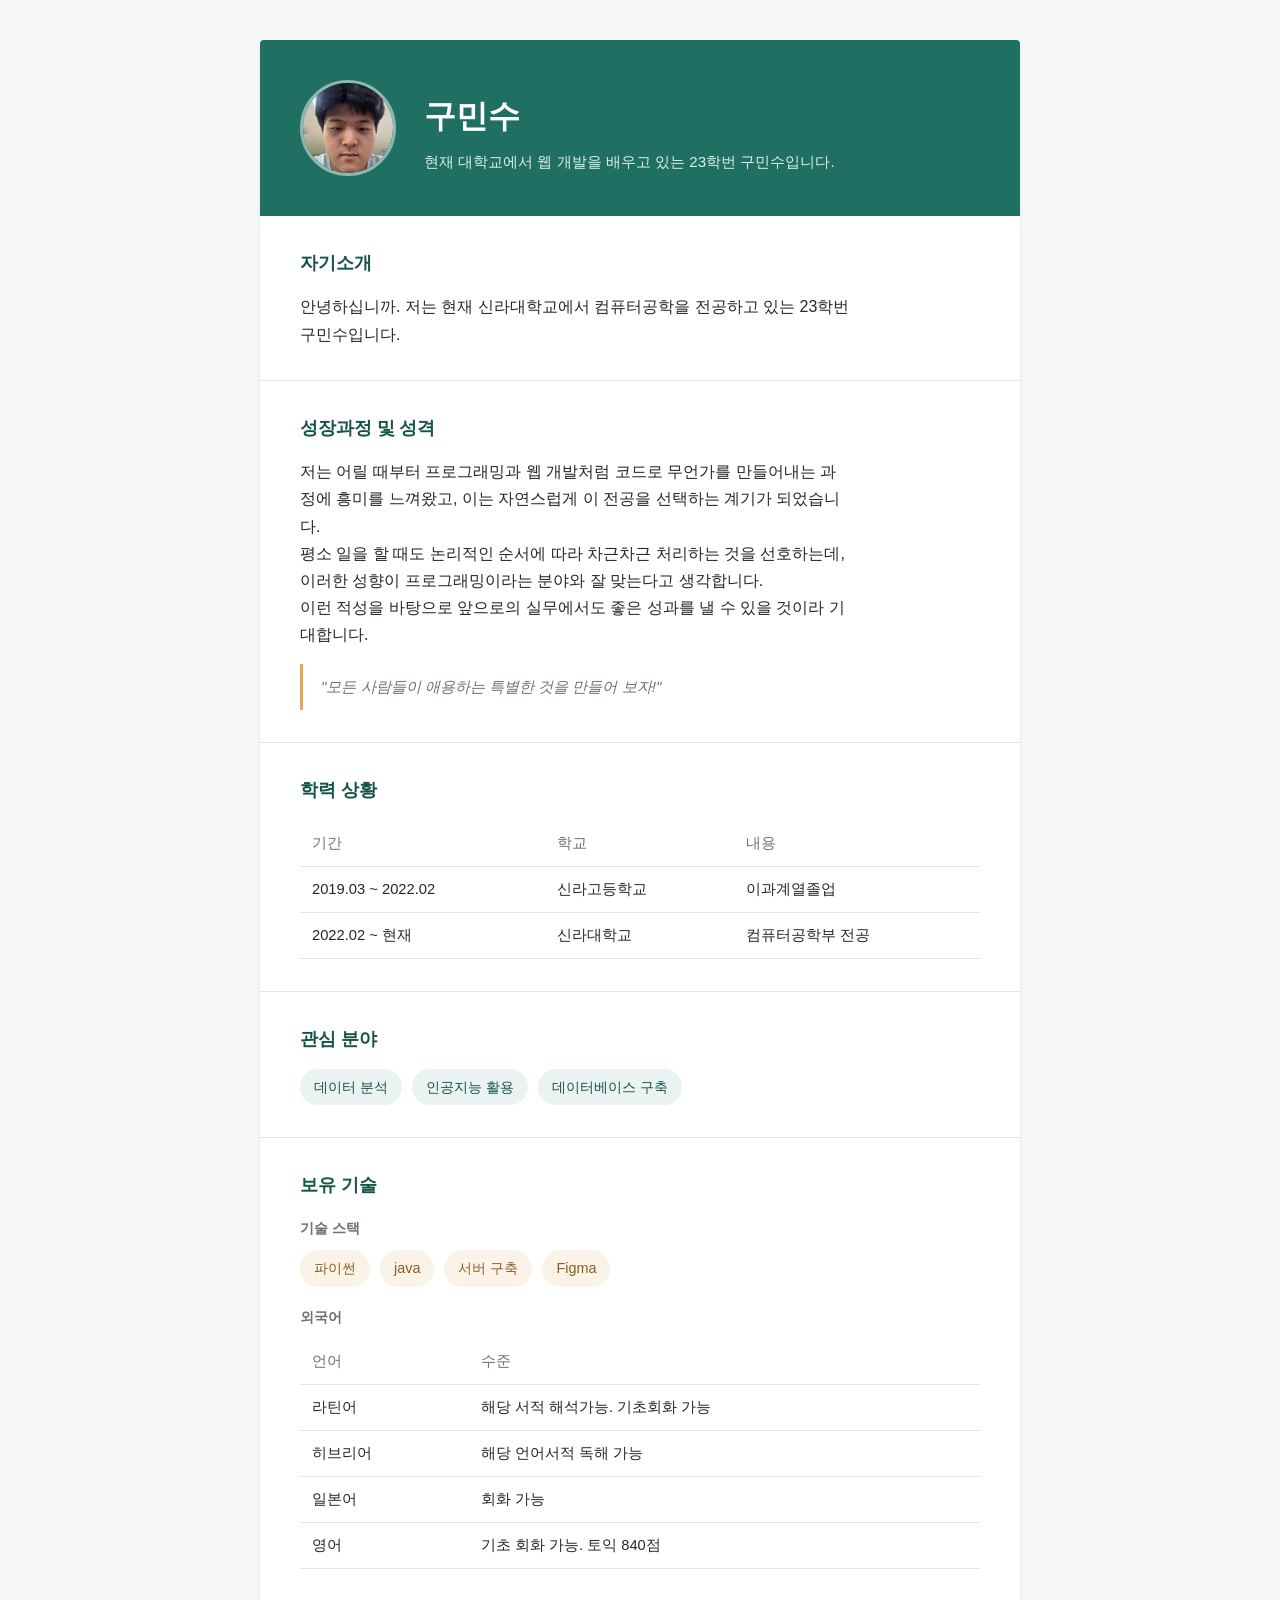
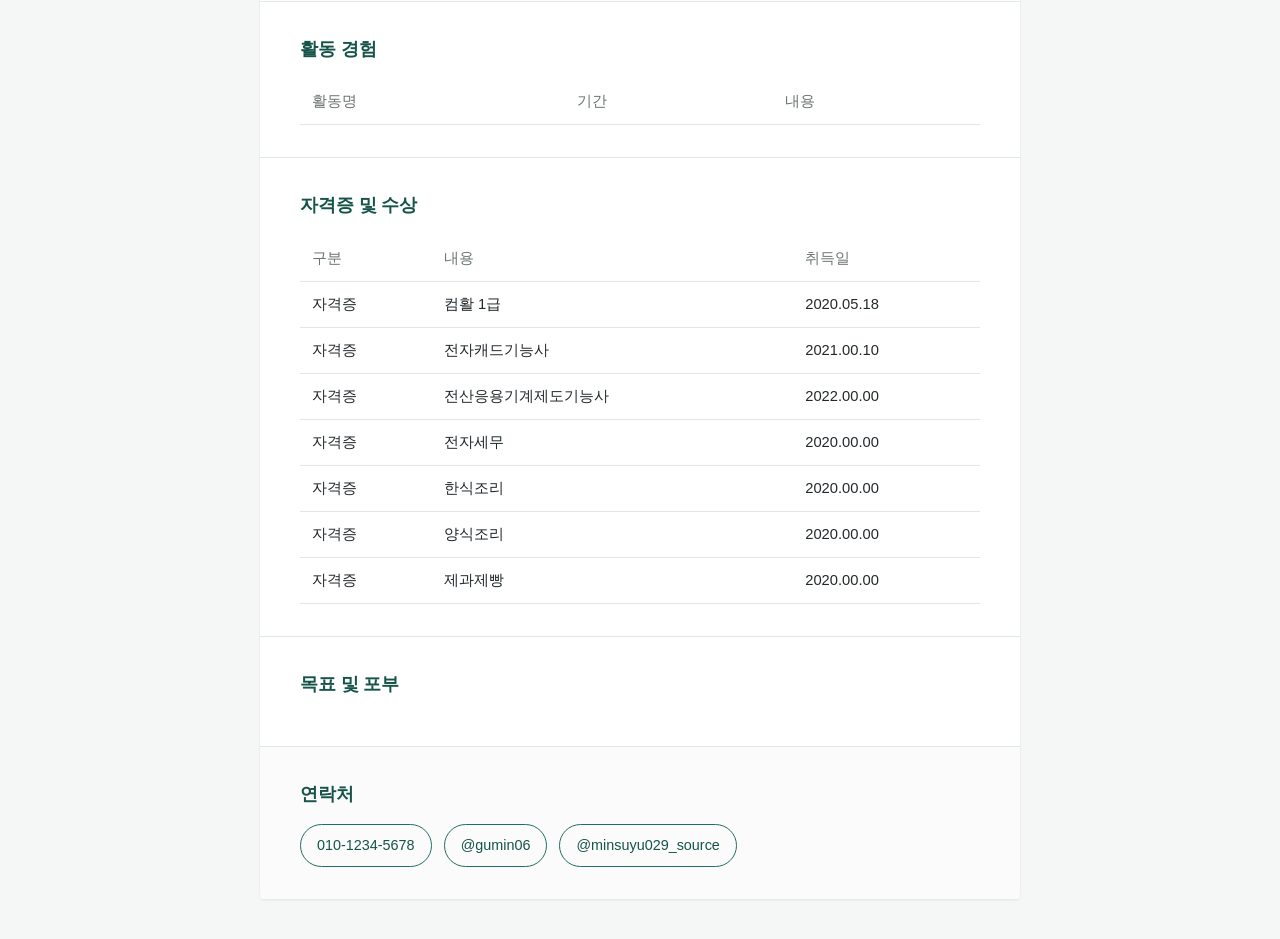
<file: index.html>
<!DOCTYPE html>
<html lang="ko">
    <head>
        <meta charset="UTF-8">
        <meta name="viewport" content="width=device-width, initial-scale=1.0">

        <title>
            구민수
        </title>

        <link href="css/style.css" rel="stylesheet">
        <!-- <link href="https://fonts.googleapis.com/css2?family=Nanum+Brush+Script&display=swap" rel="stylesheet"> -->
    </head>

    <body>
        <div class="page">
            <!-- header area -->
            <header class="profile-header">
                <div class="profile-photo">
                    <img src="img/KakaoTalk_20260908_144043477.jpg" alt="구민수 프로필 사진">
                </div>
                <div>
                    <h1>구민수</h1>
                    <p class="tagline">
                        현재 대학교에서 웹 개발을 배우고 있는 23학번 구민수입니다.
                    </p>
                </div>
            </header>

            <!-- 자기소개 -->
            <section class="intro">
                <h2>자기소개</h2>
                <p>
                    안녕하십니까. 저는 현재 신라대학교에서 컴퓨터공학을 전공하고 있는 23학번 구민수입니다.
                </p>
            </section>

            <!-- 성장과정 및 성격 -->
            <section class="personality">
                <h2>성장과정 및 성격</h2>
                <p>
                    저는 어릴 때부터 프로그래밍과 웹 개발처럼 코드로 무언가를 만들어내는 과정에 흥미를 느껴왔고,
                    이는 자연스럽게 이 전공을 선택하는 계기가 되었습니다.<br>
                    평소 일을 할 때도 논리적인 순서에 따라 차근차근 처리하는 것을 선호하는데,
                    이러한 성향이 프로그래밍이라는 분야와 잘 맞는다고 생각합니다.<br>
                    이런 적성을 바탕으로 앞으로의 실무에서도 좋은 성과를 낼 수 있을 것이라 기대합니다.
                </p>
                <blockquote class="motto">
                    "모든 사람들이 애용하는 특별한 것을 만들어 보자!"
                </blockquote>
            </section>

            <!-- 학력 상황 -->
            <section class="education">
                <h2>학력 상황</h2>
                <table>
                    <thead>
                        <tr>
                            <th>기간</th>
                            <th>학교</th>
                            <th>내용</th>
                        </tr>
                    </thead>

                    <tbody>
                        <tr>
                            <td data-label="기간">2019.03 ~ 2022.02</td>
                            <td data-label="학교">신라고등학교</td>
                            <td data-label="내용">이과계열졸업</td>
                        </tr>

                        <tr>
                            <td data-label="기간">2022.02 ~ 현재</td>
                            <td data-label="학교">신라대학교</td>
                            <td data-label="내용">컴퓨터공학부 전공</td>
                        </tr>
                    </tbody>
                </table>
            </section>

            <!-- 관심 분야 -->
            <section class="interests">
                <h2>관심 분야</h2>
                <ul>
                    <li>데이터 분석</li>
                    <li>인공지능 활용</li>
                    <li>데이터베이스 구축</li>
                </ul>
            </section>

            <!-- 보유 기술 -->
            <section class="skills">
                <h2>보유 기술</h2>
                <h3>기술 스택</h3>
                <ul>
                    <li>파이썬</li>
                    <li>java</li>
                    <li>서버 구축</li>
                    <li>Figma</li>
                </ul>

                <h3>외국어</h3>
                <table>
                    <thead>
                        <tr>
                            <th>언어</th>
                            <th>수준</th>
                        </tr>
                    </thead>

                    <tbody>
                        <tr>
                            <td data-label="언어">라틴어</td>
                            <td data-label="수준">해당 서적 해석가능. 기초회화 가능</td>
                        </tr>

                        <tr>
                            <td data-label="언어">히브리어</td>
                            <td data-label="수준">해당 언어서적 독해 가능</td>
                        </tr>

                        <tr>
                            <td data-label="언어">일본어</td>
                            <td data-label="수준">회화 가능</td>
                        </tr>

                        <tr>
                            <td data-label="언어">영어</td>
                            <td data-label="수준">기초 회화 가능. 토익 840점</td>
                        </tr>
                    </tbody>
                </table>
            </section>

            <!-- 활동 경험 -->
            <section class="activities">
                <h2>활동 경험</h2>
                <table>
                    <thead>
                        <tr>
                            <th>활동명</th>
                            <th>기간</th>
                            <th>내용</th>
                        </tr>
                    </thead>

                    <tbody>

                    </tbody>
                </table>
            </section>

            <!-- 자격증 및 수상 -->
            <section class="awards">
                <h2>자격증 및 수상</h2>
                <table>
                    <thead>
                        <tr>
                            <th>구분</th>
                            <th>내용</th>
                            <th>취득일</th>
                        </tr>
                    </thead>

                    <tbody>
                        <tr>
                            <td data-label="구분">자격증</td>
                            <td data-label="내용">컴활 1급</td>
                            <td data-label="취득일">2020.05.18</td>
                        </tr>
                        <tr>
                            <td data-label="구분">자격증</td>
                            <td data-label="내용">전자캐드기능사</td>
                            <td data-label="취득일">2021.00.10</td>
                        </tr>
                        <tr>
                            <td data-label="구분">자격증</td>
                            <td data-label="내용">전산응용기계제도기능사</td>
                            <td data-label="취득일">2022.00.00</td>
                        </tr>
                        <tr>
                            <td data-label="구분">자격증</td>
                            <td data-label="내용">전자세무</td>
                            <td data-label="취득일">2020.00.00</td>
                        </tr>
                        <tr>
                            <td data-label="구분">자격증</td>
                            <td data-label="내용">한식조리</td>
                            <td data-label="취득일">2020.00.00</td>
                        </tr>
                        <tr>
                            <td data-label="구분">자격증</td>
                            <td data-label="내용">양식조리</td>
                            <td data-label="취득일">2020.00.00</td>
                        </tr>
                        <tr>
                            <td data-label="구분">자격증</td>
                            <td data-label="내용">제과제빵</td>
                            <td data-label="취득일">2020.00.00</td>
                        </tr>
                    </tbody>
                </table>
            </section>

            <!-- 목표 및 포부 -->
            <section class="goal">
                <h2>목표 및 포부</h2>
                <p>

                </p>
            </section>

            <!-- 연락처 -->
            <footer class="contact">
                <h2>연락처</h2>
                <ul>
                    <li>
                        <a href="tel:010-1234-5678">010-1234-5678</a>
                    </li>
                    <li>
                        <a href="https://www.instagram.com/gumin06" target="_blank">@gumin06</a>
                    </li>
                    <li>
                        <a href="https://www.github.com/minsuyu029_source" target="_blank">@minsuyu029_source</a>
                    </li>
                </ul>
            </footer>
        </div>
    </body>
</html>
</file>
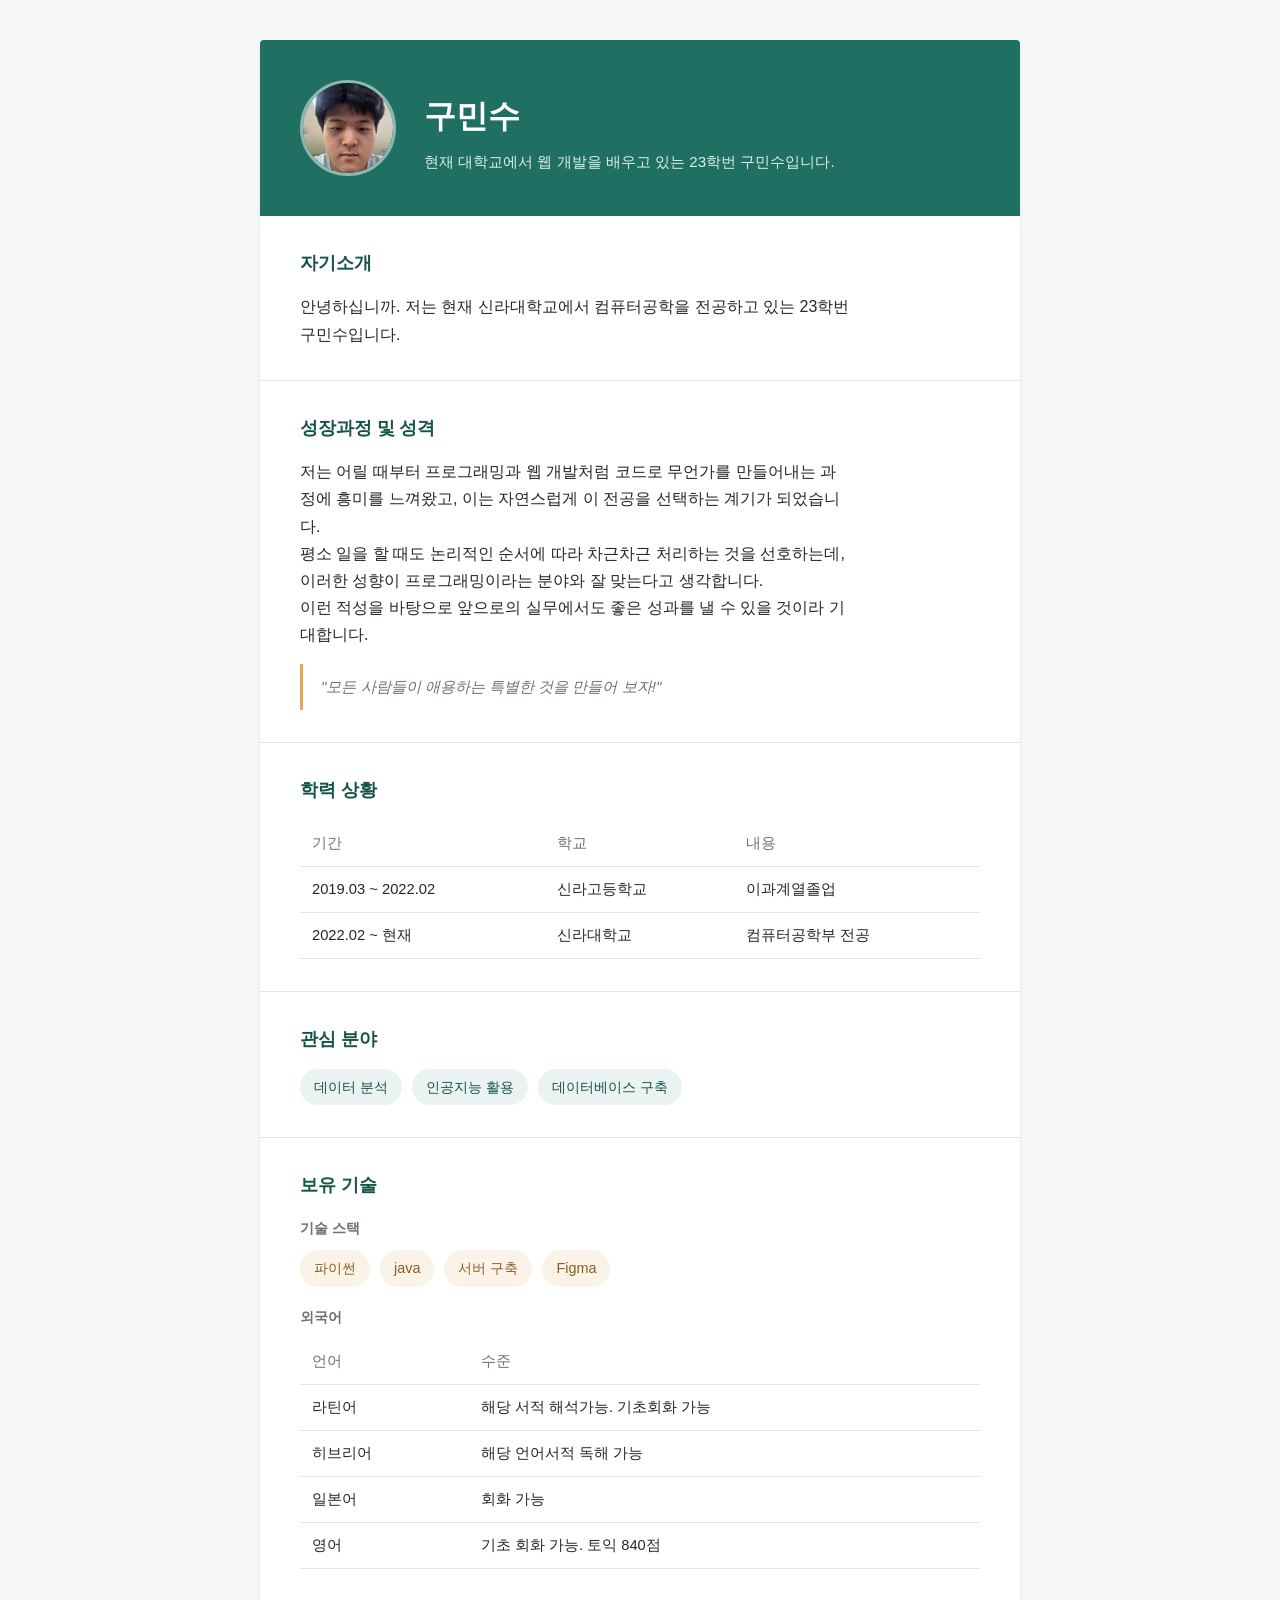
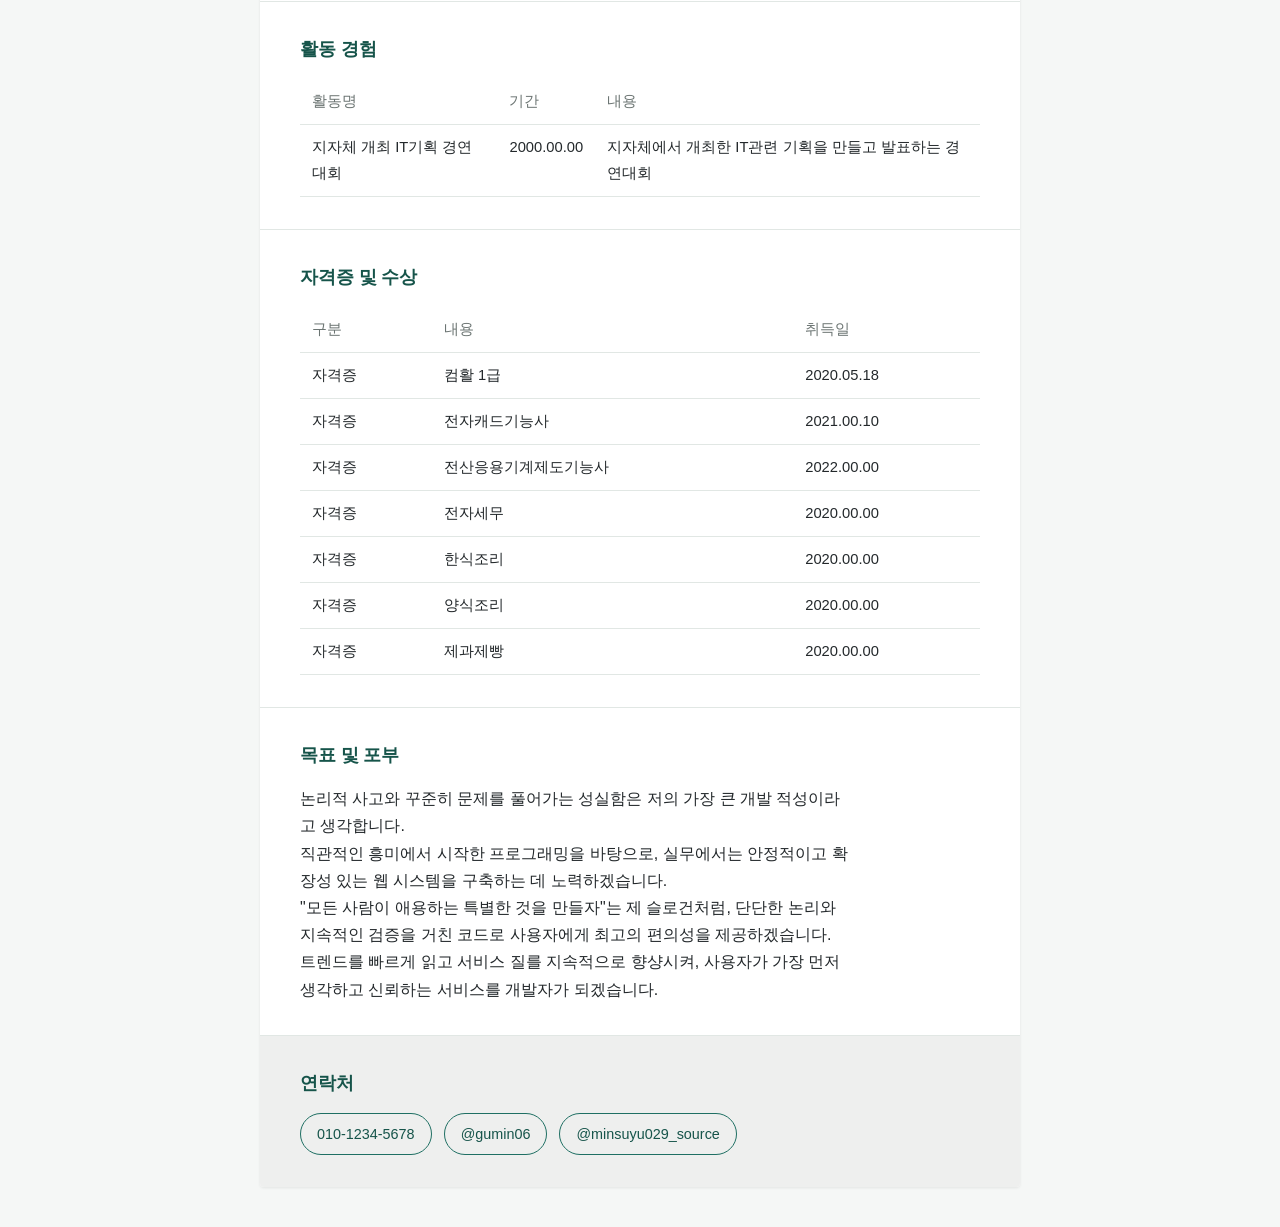
<file: Web/index.html>
<!DOCTYPE html>
<html lang="ko">
    <head>
        <meta charset="UTF-8">
        <meta name="viewport" content="width=device-width, initial-scale=1.0">

        <title>
            구민수
        </title>

        <link href="css/style.css" rel="stylesheet">
        <!-- <link href="css/style1.css" rel="stylesheet"> -->
        <!-- <link href="https://fonts.googleapis.com/css2?family=Nanum+Brush+Script&display=swap" rel="stylesheet"> -->
    </head>

    <body>
        <div class="page">
            <!-- header area -->
            <header class="profile-header">
                <div class="profile-photo">
                    <img src="img/KakaoTalk_20260908_144043477.jpg" alt="구민수 프로필 사진">
                </div>
                <div>
                    <h1>구민수</h1>
                    <p class="tagline">
                        현재 대학교에서 웹 개발을 배우고 있는 23학번 구민수입니다.
                    </p>
                </div>
            </header>

            <!-- 자기소개 -->
            <section class="intro">
                <h2>자기소개</h2>
                <p>
                    안녕하십니까. 저는 현재 신라대학교에서 컴퓨터공학을 전공하고 있는 23학번 구민수입니다.
                </p>
            </section>

            <!-- 성장과정 및 성격 -->
            <section class="personality">
                <h2>성장과정 및 성격</h2>
                <p>
                    저는 어릴 때부터 프로그래밍과 웹 개발처럼 코드로 무언가를 만들어내는 과정에 흥미를 느껴왔고,
                    이는 자연스럽게 이 전공을 선택하는 계기가 되었습니다.<br>
                    평소 일을 할 때도 논리적인 순서에 따라 차근차근 처리하는 것을 선호하는데,
                    이러한 성향이 프로그래밍이라는 분야와 잘 맞는다고 생각합니다.<br>
                    이런 적성을 바탕으로 앞으로의 실무에서도 좋은 성과를 낼 수 있을 것이라 기대합니다.
                </p>
                <blockquote class="motto">
                    "모든 사람들이 애용하는 특별한 것을 만들어 보자!"
                </blockquote>
            </section>

            <!-- 학력 상황 -->
            <section class="education">
                <h2>학력 상황</h2>
                <table>
                    <thead>
                        <tr>
                            <th>기간</th>
                            <th>학교</th>
                            <th>내용</th>
                        </tr>
                    </thead>

                    <tbody>
                        <tr>
                            <td data-label="기간">2019.03 ~ 2022.02</td>
                            <td data-label="학교">신라고등학교</td>
                            <td data-label="내용">이과계열졸업</td>
                        </tr>

                        <tr>
                            <td data-label="기간">2022.02 ~ 현재</td>
                            <td data-label="학교">신라대학교</td>
                            <td data-label="내용">컴퓨터공학부 전공</td>
                        </tr>
                    </tbody>
                </table>
            </section>

            <!-- 관심 분야 -->
            <section class="interests">
                <h2>관심 분야</h2>
                <ul>
                    <li>데이터 분석</li>
                    <li>인공지능 활용</li>
                    <li>데이터베이스 구축</li>
                </ul>
            </section>

            <!-- 보유 기술 -->
            <section class="skills">
                <h2>보유 기술</h2>
                <h3>기술 스택</h3>
                <ul>
                    <li>파이썬</li>
                    <li>java</li>
                    <li>서버 구축</li>
                    <li>Figma</li>
                </ul>

                <h3>외국어</h3>
                <table>
                    <thead>
                        <tr>
                            <th>언어</th>
                            <th>수준</th>
                        </tr>
                    </thead>

                    <tbody>
                        <tr>
                            <td data-label="언어">라틴어</td>
                            <td data-label="수준">해당 서적 해석가능. 기초회화 가능</td>
                        </tr>

                        <tr>
                            <td data-label="언어">히브리어</td>
                            <td data-label="수준">해당 언어서적 독해 가능</td>
                        </tr>

                        <tr>
                            <td data-label="언어">일본어</td>
                            <td data-label="수준">회화 가능</td>
                        </tr>

                        <tr>
                            <td data-label="언어">영어</td>
                            <td data-label="수준">기초 회화 가능. 토익 840점</td>
                        </tr>
                    </tbody>
                </table>
            </section>

            <!-- 활동 경험 -->
            <section class="activities">
                <h2>활동 경험</h2>
                <table>
                    <thead>
                        <tr>
                            <th>활동명</th>
                            <th>기간</th>
                            <th>내용</th>
                        </tr>
                    </thead>

                    <tbody>
                        <tr>
                            <td data-label="활동명">지자체 개최 IT기획 경연대회</td>
                            <td data-label="기간">2000.00.00</td>
                            <td data-label="내용">지자체에서 개최한 IT관련 기획을 만들고 발표하는 경연대회</td>
                        </tr>
                    </tbody>
                </table>
            </section>

            <!-- 자격증 및 수상 -->
            <section class="awards">
                <h2>자격증 및 수상</h2>
                <table>
                    <thead>
                        <tr>
                            <th>구분</th>
                            <th>내용</th>
                            <th>취득일</th>
                        </tr>
                    </thead>

                    <tbody>
                        <tr>
                            <td data-label="구분">자격증</td>
                            <td data-label="내용">컴활 1급</td>
                            <td data-label="취득일">2020.05.18</td>
                        </tr>
                        <tr>
                            <td data-label="구분">자격증</td>
                            <td data-label="내용">전자캐드기능사</td>
                            <td data-label="취득일">2021.00.10</td>
                        </tr>
                        <tr>
                            <td data-label="구분">자격증</td>
                            <td data-label="내용">전산응용기계제도기능사</td>
                            <td data-label="취득일">2022.00.00</td>
                        </tr>
                        <tr>
                            <td data-label="구분">자격증</td>
                            <td data-label="내용">전자세무</td>
                            <td data-label="취득일">2020.00.00</td>
                        </tr>
                        <tr>
                            <td data-label="구분">자격증</td>
                            <td data-label="내용">한식조리</td>
                            <td data-label="취득일">2020.00.00</td>
                        </tr>
                        <tr>
                            <td data-label="구분">자격증</td>
                            <td data-label="내용">양식조리</td>
                            <td data-label="취득일">2020.00.00</td>
                        </tr>
                        <tr>
                            <td data-label="구분">자격증</td>
                            <td data-label="내용">제과제빵</td>
                            <td data-label="취득일">2020.00.00</td>
                        </tr>
                    </tbody>
                </table>
            </section>

            <!-- 목표 및 포부 -->
            <section class="goal">
                <h2>목표 및 포부</h2>
                <p>
                    논리적 사고와 꾸준히 문제를 풀어가는 성실함은 저의 가장 큰 개발 적성이라고 생각합니다.<br>
                    직관적인 흥미에서 시작한 프로그래밍을 바탕으로, 실무에서는 안정적이고 확장성 있는 웹 시스템을 구축하는 데 노력하겠습니다. <br>
                    "모든 사람이 애용하는 특별한 것을 만들자"는 제 슬로건처럼, 단단한 논리와 지속적인 검증을 거친 코드로 사용자에게 최고의 편의성을 제공하겠습니다.<br>
                    트렌드를 빠르게 읽고 서비스 질를 지속적으로 향샹시켜, 사용자가 가장 먼저 생각하고 신뢰하는 서비스를 개발자가 되겠습니다.
                </p>
            </section>

            <!-- 연락처 -->
            <footer class="contact">
                <h2>연락처</h2>
                <ul>
                    <li>
                        <a href="tel:010-1234-5678">010-1234-5678</a>
                    </li>
                    <li>
                        <a href="https://www.instagram.com/gumin06" target="_blank">@gumin06</a>
                    </li>
                    <li>
                        <a href="https://www.github.com/minsuyu029_source" target="_blank">@minsuyu029_source</a>
                    </li>
                </ul>
            </footer>
        </div>
    </body>
</html>
</file>
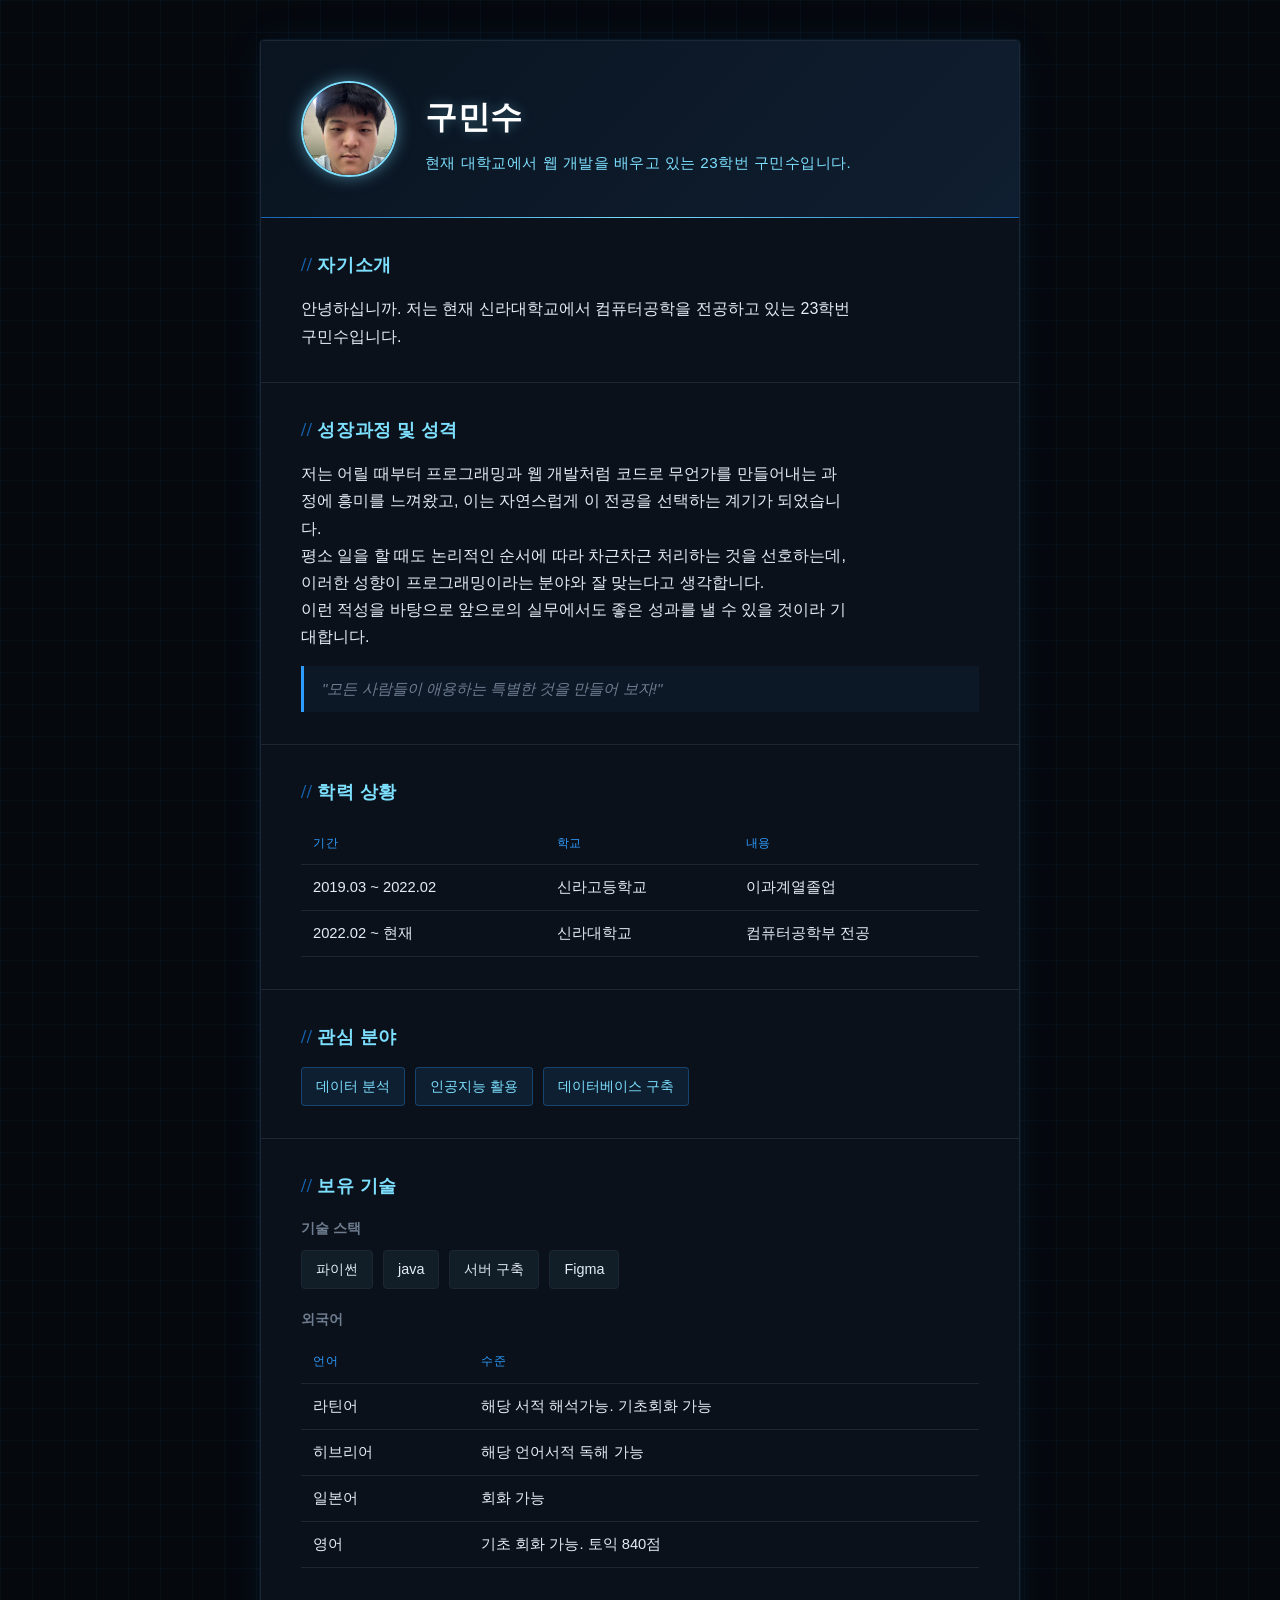
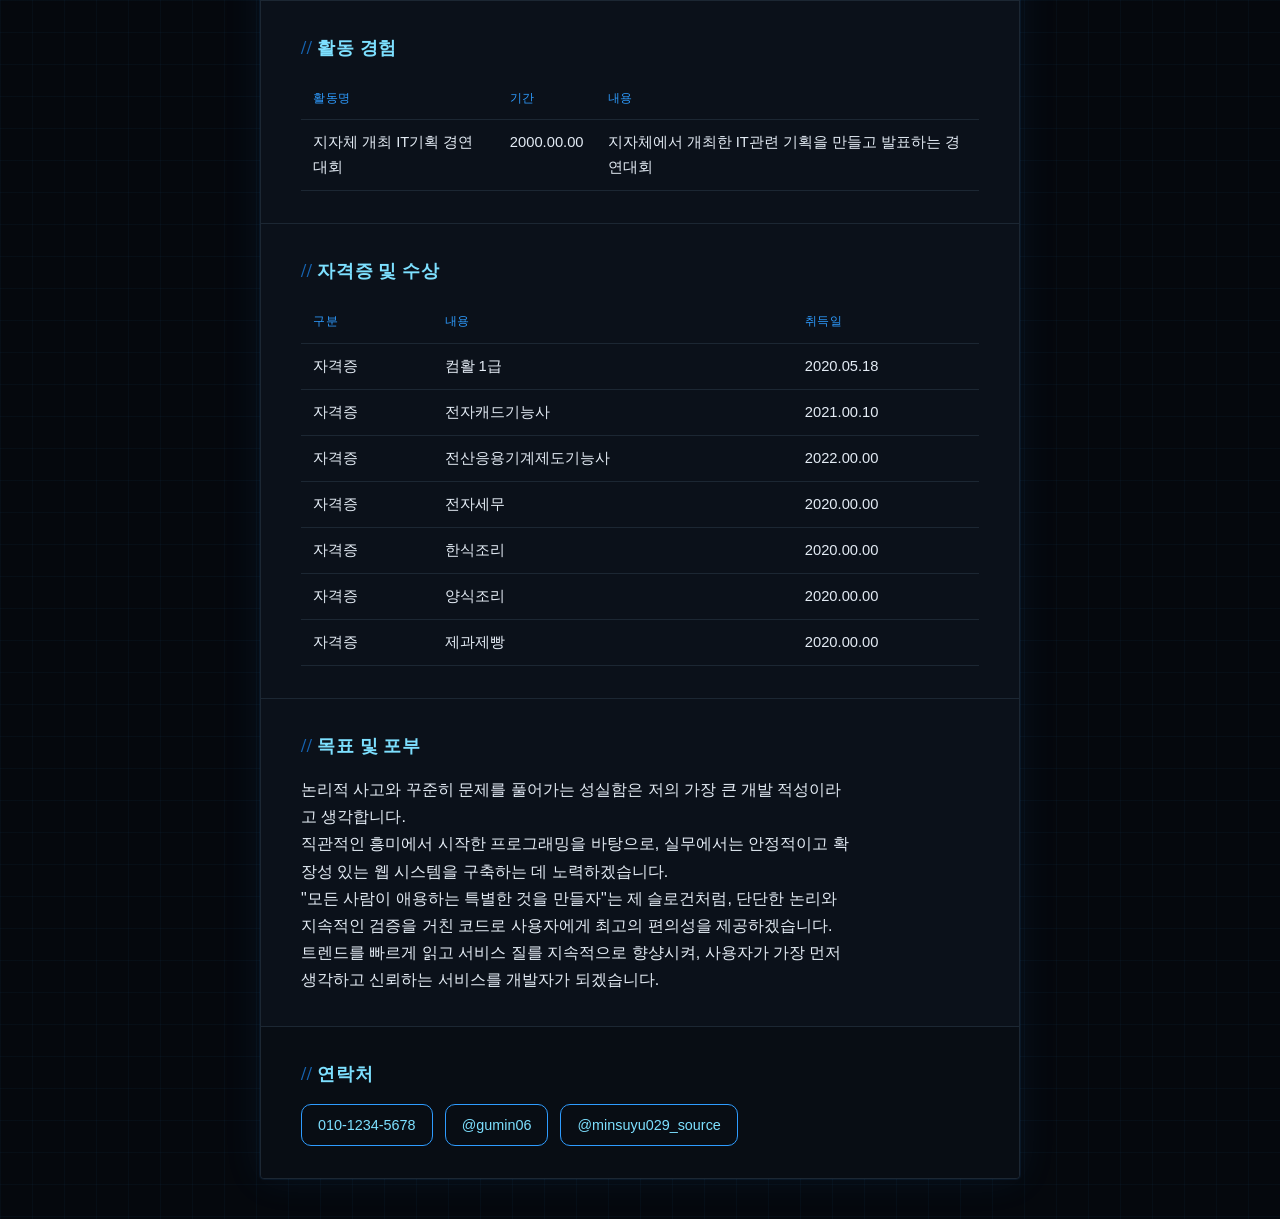
<file: Web/self/index.html>
<!DOCTYPE html>
<html lang="ko">
    <head>
        <meta charset="UTF-8">
        <meta name="viewport" content="width=device-width, initial-scale=1.0">

        <title>
            구민수
        </title>

        <!-- <link href="css/style.css" rel="stylesheet"> -->
        <link href="css/style1.css" rel="stylesheet">
        <!-- <link href="https://fonts.googleapis.com/css2?family=Nanum+Brush+Script&display=swap" rel="stylesheet"> -->
    </head>

    <body>
        <div class="page">
            <!-- header area -->
            <header class="profile-header">
                <div class="profile-photo">
                    <img src="img/KakaoTalk_20260908_144043477.jpg" alt="구민수 프로필 사진">
                </div>
                <div>
                    <h1>구민수</h1>
                    <p class="tagline">
                        현재 대학교에서 웹 개발을 배우고 있는 23학번 구민수입니다.
                    </p>
                </div>
            </header>

            <!-- 자기소개 -->
            <section class="intro">
                <h2>자기소개</h2>
                <p>
                    안녕하십니까. 저는 현재 신라대학교에서 컴퓨터공학을 전공하고 있는 23학번 구민수입니다.
                </p>
            </section>

            <!-- 성장과정 및 성격 -->
            <section class="personality">
                <h2>성장과정 및 성격</h2>
                <p>
                    저는 어릴 때부터 프로그래밍과 웹 개발처럼 코드로 무언가를 만들어내는 과정에 흥미를 느껴왔고,
                    이는 자연스럽게 이 전공을 선택하는 계기가 되었습니다.<br>
                    평소 일을 할 때도 논리적인 순서에 따라 차근차근 처리하는 것을 선호하는데,
                    이러한 성향이 프로그래밍이라는 분야와 잘 맞는다고 생각합니다.<br>
                    이런 적성을 바탕으로 앞으로의 실무에서도 좋은 성과를 낼 수 있을 것이라 기대합니다.
                </p>
                <blockquote class="motto">
                    "모든 사람들이 애용하는 특별한 것을 만들어 보자!"
                </blockquote>
            </section>

            <!-- 학력 상황 -->
            <section class="education">
                <h2>학력 상황</h2>
                <table>
                    <thead>
                        <tr>
                            <th>기간</th>
                            <th>학교</th>
                            <th>내용</th>
                        </tr>
                    </thead>

                    <tbody>
                        <tr>
                            <td data-label="기간">2019.03 ~ 2022.02</td>
                            <td data-label="학교">신라고등학교</td>
                            <td data-label="내용">이과계열졸업</td>
                        </tr>

                        <tr>
                            <td data-label="기간">2022.02 ~ 현재</td>
                            <td data-label="학교">신라대학교</td>
                            <td data-label="내용">컴퓨터공학부 전공</td>
                        </tr>
                    </tbody>
                </table>
            </section>

            <!-- 관심 분야 -->
            <section class="interests">
                <h2>관심 분야</h2>
                <ul>
                    <li>데이터 분석</li>
                    <li>인공지능 활용</li>
                    <li>데이터베이스 구축</li>
                </ul>
            </section>

            <!-- 보유 기술 -->
            <section class="skills">
                <h2>보유 기술</h2>
                <h3>기술 스택</h3>
                <ul>
                    <li>파이썬</li>
                    <li>java</li>
                    <li>서버 구축</li>
                    <li>Figma</li>
                </ul>

                <h3>외국어</h3>
                <table>
                    <thead>
                        <tr>
                            <th>언어</th>
                            <th>수준</th>
                        </tr>
                    </thead>

                    <tbody>
                        <tr>
                            <td data-label="언어">라틴어</td>
                            <td data-label="수준">해당 서적 해석가능. 기초회화 가능</td>
                        </tr>

                        <tr>
                            <td data-label="언어">히브리어</td>
                            <td data-label="수준">해당 언어서적 독해 가능</td>
                        </tr>

                        <tr>
                            <td data-label="언어">일본어</td>
                            <td data-label="수준">회화 가능</td>
                        </tr>

                        <tr>
                            <td data-label="언어">영어</td>
                            <td data-label="수준">기초 회화 가능. 토익 840점</td>
                        </tr>
                    </tbody>
                </table>
            </section>

            <!-- 활동 경험 -->
            <section class="activities">
                <h2>활동 경험</h2>
                <table>
                    <thead>
                        <tr>
                            <th>활동명</th>
                            <th>기간</th>
                            <th>내용</th>
                        </tr>
                    </thead>

                    <tbody>
                        <tr>
                            <td data-label="활동명">지자체 개최 IT기획 경연대회</td>
                            <td data-label="기간">2000.00.00</td>
                            <td data-label="내용">지자체에서 개최한 IT관련 기획을 만들고 발표하는 경연대회</td>
                        </tr>
                    </tbody>
                </table>
            </section>

            <!-- 자격증 및 수상 -->
            <section class="awards">
                <h2>자격증 및 수상</h2>
                <table>
                    <thead>
                        <tr>
                            <th>구분</th>
                            <th>내용</th>
                            <th>취득일</th>
                        </tr>
                    </thead>

                    <tbody>
                        <tr>
                            <td data-label="구분">자격증</td>
                            <td data-label="내용">컴활 1급</td>
                            <td data-label="취득일">2020.05.18</td>
                        </tr>
                        <tr>
                            <td data-label="구분">자격증</td>
                            <td data-label="내용">전자캐드기능사</td>
                            <td data-label="취득일">2021.00.10</td>
                        </tr>
                        <tr>
                            <td data-label="구분">자격증</td>
                            <td data-label="내용">전산응용기계제도기능사</td>
                            <td data-label="취득일">2022.00.00</td>
                        </tr>
                        <tr>
                            <td data-label="구분">자격증</td>
                            <td data-label="내용">전자세무</td>
                            <td data-label="취득일">2020.00.00</td>
                        </tr>
                        <tr>
                            <td data-label="구분">자격증</td>
                            <td data-label="내용">한식조리</td>
                            <td data-label="취득일">2020.00.00</td>
                        </tr>
                        <tr>
                            <td data-label="구분">자격증</td>
                            <td data-label="내용">양식조리</td>
                            <td data-label="취득일">2020.00.00</td>
                        </tr>
                        <tr>
                            <td data-label="구분">자격증</td>
                            <td data-label="내용">제과제빵</td>
                            <td data-label="취득일">2020.00.00</td>
                        </tr>
                    </tbody>
                </table>
            </section>

            <!-- 목표 및 포부 -->
            <section class="goal">
                <h2>목표 및 포부</h2>
                <p>
                    논리적 사고와 꾸준히 문제를 풀어가는 성실함은 저의 가장 큰 개발 적성이라고 생각합니다.<br>
                    직관적인 흥미에서 시작한 프로그래밍을 바탕으로, 실무에서는 안정적이고 확장성 있는 웹 시스템을 구축하는 데 노력하겠습니다. <br>
                    "모든 사람이 애용하는 특별한 것을 만들자"는 제 슬로건처럼, 단단한 논리와 지속적인 검증을 거친 코드로 사용자에게 최고의 편의성을 제공하겠습니다.<br>
                    트렌드를 빠르게 읽고 서비스 질를 지속적으로 향샹시켜, 사용자가 가장 먼저 생각하고 신뢰하는 서비스를 개발자가 되겠습니다.
                </p>
            </section>

            <!-- 연락처 -->
            <footer class="contact">
                <h2>연락처</h2>
                <ul>
                    <li>
                        <a href="tel:010-1234-5678">010-1234-5678</a>
                    </li>
                    <li>
                        <a href="https://www.instagram.com/gumin06" target="_blank">@gumin06</a>
                    </li>
                    <li>
                        <a href="https://www.github.com/minsuyu029_source" target="_blank">@minsuyu029_source</a>
                    </li>
                </ul>
            </footer>
        </div>
    </body>
</html>
</file>
<file: css/style.css>
:root {
  --bg: #F5F7F6;
  --panel: #FFFFFF;
  --teal: #1F6F63;
  --teal-dark: #16544A;
  --mustard: #E3A857;
  --ink: #23282B;
  --muted: #6B7472;
  --line: #E1E7E4;
}

/*  *표시는 전체 지정  */
* { 
  box-sizing: border-box; 
}

body {
  margin: 0;
  background: var(--bg);
  color: var(--ink);
  font-family: 'Noto Sans KR', sans-serif;
  /* font-family: "Nanum Brush Script", cursive; */
  line-height: 1.7;
}

.page {
  max-width: 760px;
  margin: 40px auto;
  background: var(--panel);
  border-radius: 4px;
  overflow: hidden;
  box-shadow: 0 1px 3px rgba(0,0,0,0.08);
}

/* 헤더 영역 */
.profile-header {
  background: var(--teal);
  color: #fff;
  padding: 40px 40px 32px;
  display: flex;
  align-items: center;
  gap: 28px;
}

.profile-header h1 {
  font-family: 'Noto Serif KR', serif;
  font-size: 2rem;
  margin: 0 0 6px;
}

.profile-header .tagline {
  margin: 0;
  color: #DCEFEA;
  font-size: 0.95rem;
}

.profile-photo img {
  width: 96px;
  height: 96px;
  object-fit: cover;
  border-radius: 50%;
  border: 3px solid rgba(255,255,255,0.5);
  flex-shrink: 0;
}

/* 본문 공통 */
section, footer.contact {
  padding: 32px 40px;
  border-bottom: 1px solid var(--line);
}

footer.contact { border-bottom: none; background: #FAFBFA; }

h2 {
  font-family: 'Noto Serif KR', serif;
  font-size: 1.15rem;
  color: var(--teal-dark);
  margin: 0 0 14px;
}

h3 {
  font-size: 0.9rem;
  color: var(--muted);
  margin: 18px 0 10px;
}

h3:first-of-type { margin-top: 0; }

section p {
  margin: 0 0 10px;
  max-width: 62ch;
  color: var(--ink);
}

section p:last-child { margin-bottom: 0; }

/* 좌우명 인용구 */
blockquote.motto {
  margin: 16px 0 0;
  padding: 10px 18px;
  border-left: 3px solid var(--mustard);
  color: var(--muted);
  font-style: italic;
  font-size: 0.95rem;
}

/* 태그형 리스트 (관심 분야, 보유 기술) */
/* ,(쉼표를 기준으로 여러가지 클래스를 동시에 지정 */
.interests ul, 
.skills ul {
  list-style: none;
  margin: 0;
  padding: 0;
  display: flex;
  flex-wrap: wrap;
  gap: 10px;
}

.interests li {
  background: #EAF3F1;
  color: var(--teal-dark);
  padding: 6px 14px;
  border-radius: 999px;
  font-size: 0.9rem;
}

.skills li {
  background: #FBF3E7;
  color: #8A5E23;
  padding: 6px 14px;
  border-radius: 999px;
  font-size: 0.9rem;
}

/* 표 공통 (학력사항, 프로젝트, 자격증) */
table {
  width: 100%;
  border-collapse: collapse;
  font-size: 0.92rem;
}

th, td {
  text-align: left;
  padding: 10px 12px;
  border-bottom: 1px solid var(--line);
  vertical-align: top;
}

th {
  color: var(--muted);
  font-weight: 500;
}

tbody tr:hover { background: #F7FAF9; }

/* 연락처 */
.contact ul {
  list-style: none;
  margin: 0;
  padding: 0;
  display: flex;
  flex-wrap: wrap;
  gap: 12px;
}

.contact li a {
  display: inline-block;
  padding: 8px 16px;
  border: 1px solid var(--teal);
  border-radius: 999px;
  color: var(--teal-dark);
  text-decoration: none;
  font-size: 0.9rem;
  transition: background 0.15s ease, color 0.15s ease;
}

.contact li a:hover {
  background: var(--mustard);
  border-color: var(--mustard);
  color: #fff;
}

@media (max-width: 500px) {
  .page { 
    margin: 0; 
    border-radius: 0; 
  }
  .profile-header { 
    flex-direction: column; 
    align-items: flex-start; 
    gap: 16px; 
    padding: 28px 24px; 
  }
  section, footer.contact { 
    padding: 24px; 
  }
  table, thead, tbody, th, td, tr { 
    display: block; 
  }
  thead { 
    display: none; 
  }
  td { 
    border-bottom: none; 
    padding: 4px 0; 
  }
  tbody tr { 
    padding: 10px 0; 
    border-bottom: 1px solid var(--line); 
  }
  td::before { 
    content: attr(data-label); 
    display: block; 
    font-size: 0.75rem; 
    color: var(--muted); 
  }
}
</file>
<file: Web/css/style.css>
:root {
  --bg: #F5F7F6;
  --panel: #FFFFFF;
  --teal: #1F6F63;
  --teal-dark: #16544A;
  --mustard: #E3A857;
  --ink: #23282B;
  --muted: #6B7472;
  --line: #E1E7E4;
}

/*  *표시는 전체 지정  */
* { 
  box-sizing: border-box; 
}

body {
  margin: 0;
  background: var(--bg);
  color: var(--ink);
  font-family: 'Noto Sans KR', sans-serif;
  /* font-family: "Nanum Brush Script", cursive; */
  line-height: 1.7;
}

.page {
  max-width: 760px;
  margin: 40px auto;
  background: var(--panel);
  border-radius: 4px;
  overflow: hidden;
  box-shadow: 0 1px 3px rgba(0,0,0,0.08);
}

/* 헤더 영역 */
.profile-header {
  background: var(--teal);
  color: #fff;
  padding: 40px 40px 32px;
  display: flex;
  align-items: center;
  gap: 28px;
}

.profile-header h1 {
  font-family: 'Noto Serif KR', serif;
  font-size: 2rem;
  margin: 0 0 6px;
}

.profile-header .tagline {
  margin: 0;
  color: #DCEFEA;
  font-size: 0.95rem;
}

.profile-photo img {
  width: 96px;
  height: 96px;
  object-fit: cover;
  border-radius: 50%;
  border: 3px solid rgba(255,255,255,0.5);
  flex-shrink: 0;
}

/* 본문 공통 */
section, footer.contact {
  padding: 32px 40px;
  border-bottom: 1px solid var(--line);
}

footer.contact { 
  border-bottom: none; background: #eeefee; 
}

h2 {
  font-family: 'Noto Serif KR', serif;
  font-size: 1.15rem;
  color: var(--teal-dark);
  margin: 0 0 14px;
}

h3 {
  font-size: 0.9rem;
  color: var(--muted);
  margin: 18px 0 10px;
}

h3:first-of-type { margin-top: 0; }

section p {
  margin: 0 0 10px;
  max-width: 62ch;
  color: var(--ink);
}

section p:last-child { margin-bottom: 0; }

/* 좌우명 인용구 */
blockquote.motto {
  margin: 16px 0 0;
  padding: 10px 18px;
  border-left: 3px solid var(--mustard);
  color: var(--muted);
  font-style: italic;
  font-size: 0.95rem;
}

/* 태그형 리스트 (관심 분야, 보유 기술) */
/* ,(쉼표를 기준으로 여러가지 클래스를 동시에 지정 */
.interests ul, 
.skills ul {
  list-style: none;
  margin: 0;
  padding: 0;
  display: flex;
  flex-wrap: wrap;
  gap: 10px;
}

.interests li {
  background: #EAF3F1;
  color: var(--teal-dark);
  padding: 6px 14px;
  border-radius: 999px;
  font-size: 0.9rem;
}

.skills li {
  background: #FBF3E7;
  color: #8A5E23;
  padding: 6px 14px;
  border-radius: 999px;
  font-size: 0.9rem;
}

/* 표 공통 (학력사항, 프로젝트, 자격증) */
table {
  width: 100%;
  border-collapse: collapse;
  font-size: 0.92rem;
}

th, td {
  text-align: left;
  padding: 10px 12px;
  border-bottom: 1px solid var(--line);
  vertical-align: top;
}

th {
  color: var(--muted);
  font-weight: 500;
}

tbody tr:hover { 
  background: #cad5db; 
}

/* 연락처 */
.contact ul {
  /* 리스트의 형식을 변경할려면 사용 */
  list-style: none;
  margin: 0;
  padding: 0;
  display: flex;
  flex-wrap: wrap;
  gap: 12px;
}

.contact li a {
  display: inline-block;
  padding: 8px 16px;
  border: 1px solid var(--teal);
  border-radius: 999px;
  color: var(--teal-dark);
  text-decoration: none;
  font-size: 0.9rem;
  transition: background 0.15s ease, color 1.15s ease;
}

.contact li a:hover {
  background: var(--mustard);
  border-color: var(--mustard);
  color: #fff;
}

@media (max-width: 500px) {
  .page { 
    margin: 0; 
    border-radius: 0; 
  }
  .profile-header { 
    flex-direction: column; 
    align-items: flex-start; 
    gap: 16px; 
    padding: 28px 24px; 
  }
  section, footer.contact { 
    padding: 24px; 
  }
  table, thead, tbody, th, td, tr { 
    display: block; 
  }
  thead { 
    display: none; 
  }
  td { 
    border-bottom: none; 
    padding: 4px 0; 
  }
  tbody tr { 
    padding: 10px 0; 
    border-bottom: 1px solid var(--line); 
  }
  td::before { 
    content: attr(data-label); 
    display: block; 
    font-size: 0.75rem; 
    color: var(--muted); 
  }
}
</file>
<file: Web/css/style1.css>
:root {
  --bg: #05080D;
  --panel: #0B111A;
  --blue: #2E9CFF;
  --blue-dark: #1665B3;
  --accent: #7DE0FF;
  --ink: #E4ECF5;
  --muted: #6D7C8F;
  --line: #1C2733;
}

/*  *표시는 전체 지정  */
* { 
  box-sizing: border-box; 
}

body {
  margin: 0;
  background: var(--bg);
  background-image:
    linear-gradient(rgba(46,156,255,0.04) 1px, transparent 1px),
    linear-gradient(90deg, rgba(46,156,255,0.04) 1px, transparent 1px);
  background-size: 32px 32px;
  color: var(--ink);
  font-family: 'Noto Sans KR', sans-serif;
  line-height: 1.7;
}

.page {
  max-width: 760px;
  margin: 40px auto;
  background: var(--panel);
  border-radius: 4px;
  overflow: hidden;
  border: 1px solid var(--line);
  box-shadow: 0 0 0 1px rgba(46,156,255,0.08), 0 0 40px rgba(46,156,255,0.08);
}

/* 헤더 영역 */
.profile-header {
  background: linear-gradient(135deg, #0A1420, #0F1E30);
  color: #fff;
  padding: 40px 40px 32px;
  display: flex;
  align-items: center;
  gap: 28px;
  border-bottom: 1px solid var(--blue-dark);
  position: relative;
}

.profile-header::after {
  content: "";
  position: absolute;
  left: 0; right: 0; bottom: -1px;
  height: 1px;
  background: linear-gradient(90deg, transparent, var(--accent), transparent);
}

.profile-header h1 {
  font-family: 'Noto Serif KR', serif;
  font-size: 2rem;
  margin: 0 0 6px;
  letter-spacing: 0.02em;
  text-shadow: 0 0 12px rgba(125,224,255,0.35);
}

.profile-header .tagline {
  margin: 0;
  color: var(--accent);
  font-size: 0.95rem;
  letter-spacing: 0.03em;
}

.profile-photo img {
  width: 96px;
  height: 96px;
  object-fit: cover;
  border-radius: 50%;
  border: 2px solid var(--accent);
  box-shadow: 0 0 16px rgba(125,224,255,0.5);
  flex-shrink: 0;
}

/* 본문 공통 */
section, footer.contact {
  padding: 32px 40px;
  border-bottom: 1px solid var(--line);
}

footer.contact { border-bottom: none; background: #080D14; }

h2 {
  font-family: 'Noto Serif KR', serif;
  font-size: 1.15rem;
  color: var(--accent);
  margin: 0 0 14px;
  letter-spacing: 0.03em;
}

h2::before {
  content: "// ";
  color: var(--blue-dark);
}

h3 {
  font-size: 0.9rem;
  color: var(--muted);
  margin: 18px 0 10px;
}

h3:first-of-type { margin-top: 0; }

section p {
  margin: 0 0 10px;
  max-width: 62ch;
  color: var(--ink);
}

section p:last-child { margin-bottom: 0; }

/* 좌우명 인용구 */
blockquote.motto {
  margin: 16px 0 0;
  padding: 10px 18px;
  border-left: 3px solid var(--blue);
  background: rgba(46,156,255,0.05);
  color: var(--muted);
  font-style: italic;
  font-size: 0.95rem;
}

/* 태그형 리스트 (관심 분야, 보유 기술) */
.interests ul, 
.skills ul {
  list-style: none;
  margin: 0;
  padding: 0;
  display: flex;
  flex-wrap: wrap;
  gap: 10px;
}

.interests li {
  background: rgba(46,156,255,0.1);
  border: 1px solid rgba(46,156,255,0.3);
  color: var(--accent);
  padding: 6px 14px;
  border-radius: 4px;
  font-size: 0.9rem;
}

.skills li {
  background: rgba(125,224,255,0.06);
  border: 1px solid var(--line);
  color: var(--ink);
  padding: 6px 14px;
  border-radius: 4px;
  font-size: 0.9rem;
}

/* 표 공통 (학력사항, 프로젝트, 자격증) */
table {
  width: 100%;
  border-collapse: collapse;
  font-size: 0.92rem;
}

th, td {
  text-align: left;
  padding: 10px 12px;
  border-bottom: 1px solid var(--line);
  vertical-align: top;
}

th {
  color: var(--blue);
  font-weight: 500;
  text-transform: uppercase;
  font-size: 0.78rem;
  letter-spacing: 0.05em;
}

tbody tr:hover { background: rgba(46,156,255,0.05); }

/* 연락처 */
.contact ul {
  list-style: none;
  margin: 0;
  padding: 0;
  display: flex;
  flex-wrap: wrap;
  gap: 12px;
}

.contact li a {
  display: inline-block;
  padding: 8px 16px;
  border: 1px solid var(--blue);
  border-radius: 10px;
  color: var(--accent);
  text-decoration: none;
  font-size: 0.9rem;
  transition: background 0.15s ease, color 0.15s ease, box-shadow 0.15s ease;
}

.contact li a:hover {
  background: var(--blue);
  border-color: var(--accent);
  color: #030507;
  box-shadow: 0 0 12px rgba(46,156,255,0.6);
}

@media (max-width: 500px) {
  .page { 
    margin: 0; 
    border-radius: 0; 
  }
  .profile-header { 
    flex-direction: column; 
    align-items: flex-start; 
    gap: 16px; 
    padding: 28px 24px; 
  }
  section, footer.contact { 
    padding: 24px; 
  }
  table, thead, tbody, th, td, tr { 
    display: block; 
  }
  thead { 
    display: none; 
  }
  td { 
    border-bottom: none; 
    padding: 4px 0; 
  }
  tbody tr { 
    padding: 10px 0; 
    border-bottom: 1px solid var(--line); 
  }
  td::before { 
    content: attr(data-label); 
    display: block; 
    font-size: 0.75rem; 
    color: var(--muted); 
  }
}
</file>
<file: Web/self/css/style.css>
:root {
  --bg: #F5F7F6;
  --panel: #FFFFFF;
  --teal: #1F6F63;
  --teal-dark: #16544A;
  --mustard: #E3A857;
  --ink: #23282B;
  --muted: #6B7472;
  --line: #E1E7E4;
}

/*  *표시는 전체 지정  */
* { 
  box-sizing: border-box; 
}

body {
  margin: 0;
  background: var(--bg);
  color: var(--ink);
  font-family: 'Noto Sans KR', sans-serif;
  /* font-family: "Nanum Brush Script", cursive; */
  line-height: 1.7;
}

.page {
  max-width: 760px;
  margin: 40px auto;
  background: var(--panel);
  border-radius: 4px;
  overflow: hidden;
  box-shadow: 0 1px 3px rgba(0,0,0,0.08);
}

/* 헤더 영역 */
.profile-header {
  background: var(--teal);
  color: #fff;
  padding: 40px 40px 32px;
  display: flex;
  align-items: center;
  gap: 28px;
}

.profile-header h1 {
  font-family: 'Noto Serif KR', serif;
  font-size: 2rem;
  margin: 0 0 6px;
}

.profile-header .tagline {
  margin: 0;
  color: #DCEFEA;
  font-size: 0.95rem;
}

.profile-photo img {
  width: 96px;
  height: 96px;
  object-fit: cover;
  border-radius: 50%;
  border: 3px solid rgba(255,255,255,0.5);
  flex-shrink: 0;
}

/* 본문 공통 */
section, footer.contact {
  padding: 32px 40px;
  border-bottom: 1px solid var(--line);
}

footer.contact { 
  border-bottom: none; background: #eeefee; 
}

h2 {
  font-family: 'Noto Serif KR', serif;
  font-size: 1.15rem;
  color: var(--teal-dark);
  margin: 0 0 14px;
}

h3 {
  font-size: 0.9rem;
  color: var(--muted);
  margin: 18px 0 10px;
}

h3:first-of-type { margin-top: 0; }

section p {
  margin: 0 0 10px;
  max-width: 62ch;
  color: var(--ink);
}

section p:last-child { margin-bottom: 0; }

/* 좌우명 인용구 */
blockquote.motto {
  margin: 16px 0 0;
  padding: 10px 18px;
  border-left: 3px solid var(--mustard);
  color: var(--muted);
  font-style: italic;
  font-size: 0.95rem;
}

/* 태그형 리스트 (관심 분야, 보유 기술) */
/* ,(쉼표를 기준으로 여러가지 클래스를 동시에 지정 */
.interests ul, 
.skills ul {
  list-style: none;
  margin: 0;
  padding: 0;
  display: flex;
  flex-wrap: wrap;
  gap: 10px;
}

.interests li {
  background: #EAF3F1;
  color: var(--teal-dark);
  padding: 6px 14px;
  border-radius: 999px;
  font-size: 0.9rem;
}

.skills li {
  background: #FBF3E7;
  color: #8A5E23;
  padding: 6px 14px;
  border-radius: 999px;
  font-size: 0.9rem;
}

/* 표 공통 (학력사항, 프로젝트, 자격증) */
table {
  width: 100%;
  border-collapse: collapse;
  font-size: 0.92rem;
}

th, td {
  text-align: left;
  padding: 10px 12px;
  border-bottom: 1px solid var(--line);
  vertical-align: top;
}

th {
  color: var(--muted);
  font-weight: 500;
}

tbody tr:hover { 
  background: #cad5db; 
}

/* 연락처 */
.contact ul {
  /* 리스트의 형식을 변경할려면 사용 */
  list-style: none;
  margin: 0;
  padding: 0;
  display: flex;
  flex-wrap: wrap;
  gap: 12px;
}

.contact li a {
  display: inline-block;
  padding: 8px 16px;
  border: 1px solid var(--teal);
  border-radius: 999px;
  color: var(--teal-dark);
  text-decoration: none;
  font-size: 0.9rem;
  transition: background 0.15s ease, color 1.15s ease;
}

.contact li a:hover {
  background: var(--mustard);
  border-color: var(--mustard);
  color: #fff;
}

@media (max-width: 500px) {
  .page { 
    margin: 0; 
    border-radius: 0; 
  }
  .profile-header { 
    flex-direction: column; 
    align-items: flex-start; 
    gap: 16px; 
    padding: 28px 24px; 
  }
  section, footer.contact { 
    padding: 24px; 
  }
  table, thead, tbody, th, td, tr { 
    display: block; 
  }
  thead { 
    display: none; 
  }
  td { 
    border-bottom: none; 
    padding: 4px 0; 
  }
  tbody tr { 
    padding: 10px 0; 
    border-bottom: 1px solid var(--line); 
  }
  td::before { 
    content: attr(data-label); 
    display: block; 
    font-size: 0.75rem; 
    color: var(--muted); 
  }
}
</file>
<file: Web/self/css/style1.css>
:root {
  --bg: #05080D;
  --panel: #0B111A;
  --blue: #2E9CFF;
  --blue-dark: #1665B3;
  --accent: #7DE0FF;
  --ink: #E4ECF5;
  --muted: #6D7C8F;
  --line: #1C2733;
}

/*  *표시는 전체 지정  */
* { 
  box-sizing: border-box; 
}

body {
  margin: 0;
  background: var(--bg);
  background-image:
    linear-gradient(rgba(46,156,255,0.04) 1px, transparent 1px),
    linear-gradient(90deg, rgba(46,156,255,0.04) 1px, transparent 1px);
  background-size: 32px 32px;
  color: var(--ink);
  font-family: 'Noto Sans KR', sans-serif;
  line-height: 1.7;
}

.page {
  max-width: 760px;
  margin: 40px auto;
  background: var(--panel);
  border-radius: 4px;
  overflow: hidden;
  border: 1px solid var(--line);
  box-shadow: 0 0 0 1px rgba(46,156,255,0.08), 0 0 40px rgba(46,156,255,0.08);
}

/* 헤더 영역 */
.profile-header {
  background: linear-gradient(135deg, #0A1420, #0F1E30);
  color: #fff;
  padding: 40px 40px 32px;
  display: flex;
  align-items: center;
  gap: 28px;
  border-bottom: 1px solid var(--blue-dark);
  position: relative;
}

.profile-header::after {
  content: "";
  position: absolute;
  left: 0; right: 0; bottom: -1px;
  height: 1px;
  background: linear-gradient(90deg, transparent, var(--accent), transparent);
}

.profile-header h1 {
  font-family: 'Noto Serif KR', serif;
  font-size: 2rem;
  margin: 0 0 6px;
  letter-spacing: 0.02em;
  text-shadow: 0 0 12px rgba(125,224,255,0.35);
}

.profile-header .tagline {
  margin: 0;
  color: var(--accent);
  font-size: 0.95rem;
  letter-spacing: 0.03em;
}

.profile-photo img {
  width: 96px;
  height: 96px;
  object-fit: cover;
  border-radius: 50%;
  border: 2px solid var(--accent);
  box-shadow: 0 0 16px rgba(125,224,255,0.5);
  flex-shrink: 0;
}

/* 본문 공통 */
section, footer.contact {
  padding: 32px 40px;
  border-bottom: 1px solid var(--line);
}

footer.contact { border-bottom: none; background: #080D14; }

h2 {
  font-family: 'Noto Serif KR', serif;
  font-size: 1.15rem;
  color: var(--accent);
  margin: 0 0 14px;
  letter-spacing: 0.03em;
}

h2::before {
  content: "// ";
  color: var(--blue-dark);
}

h3 {
  font-size: 0.9rem;
  color: var(--muted);
  margin: 18px 0 10px;
}

h3:first-of-type { margin-top: 0; }

section p {
  margin: 0 0 10px;
  max-width: 62ch;
  color: var(--ink);
}

section p:last-child { margin-bottom: 0; }

/* 좌우명 인용구 */
blockquote.motto {
  margin: 16px 0 0;
  padding: 10px 18px;
  border-left: 3px solid var(--blue);
  background: rgba(46,156,255,0.05);
  color: var(--muted);
  font-style: italic;
  font-size: 0.95rem;
}

/* 태그형 리스트 (관심 분야, 보유 기술) */
.interests ul, 
.skills ul {
  list-style: none;
  margin: 0;
  padding: 0;
  display: flex;
  flex-wrap: wrap;
  gap: 10px;
}

.interests li {
  background: rgba(46,156,255,0.1);
  border: 1px solid rgba(46,156,255,0.3);
  color: var(--accent);
  padding: 6px 14px;
  border-radius: 4px;
  font-size: 0.9rem;
}

.skills li {
  background: rgba(125,224,255,0.06);
  border: 1px solid var(--line);
  color: var(--ink);
  padding: 6px 14px;
  border-radius: 4px;
  font-size: 0.9rem;
}

/* 표 공통 (학력사항, 프로젝트, 자격증) */
table {
  width: 100%;
  border-collapse: collapse;
  font-size: 0.92rem;
}

th, td {
  text-align: left;
  padding: 10px 12px;
  border-bottom: 1px solid var(--line);
  vertical-align: top;
}

th {
  color: var(--blue);
  font-weight: 500;
  text-transform: uppercase;
  font-size: 0.78rem;
  letter-spacing: 0.05em;
}

tbody tr:hover { background: rgba(46,156,255,0.05); }

/* 연락처 */
.contact ul {
  list-style: none;
  margin: 0;
  padding: 0;
  display: flex;
  flex-wrap: wrap;
  gap: 12px;
}

.contact li a {
  display: inline-block;
  padding: 8px 16px;
  border: 1px solid var(--blue);
  border-radius: 10px;
  color: var(--accent);
  text-decoration: none;
  font-size: 0.9rem;
  transition: background 0.15s ease, color 0.15s ease, box-shadow 0.15s ease;
}

.contact li a:hover {
  background: var(--blue);
  border-color: var(--accent);
  color: #030507;
  box-shadow: 0 0 12px rgba(46,156,255,0.6);
}

@media (max-width: 500px) {
  .page { 
    margin: 0; 
    border-radius: 0; 
  }
  .profile-header { 
    flex-direction: column; 
    align-items: flex-start; 
    gap: 16px; 
    padding: 28px 24px; 
  }
  section, footer.contact { 
    padding: 24px; 
  }
  table, thead, tbody, th, td, tr { 
    display: block; 
  }
  thead { 
    display: none; 
  }
  td { 
    border-bottom: none; 
    padding: 4px 0; 
  }
  tbody tr { 
    padding: 10px 0; 
    border-bottom: 1px solid var(--line); 
  }
  td::before { 
    content: attr(data-label); 
    display: block; 
    font-size: 0.75rem; 
    color: var(--muted); 
  }
}
</file>
